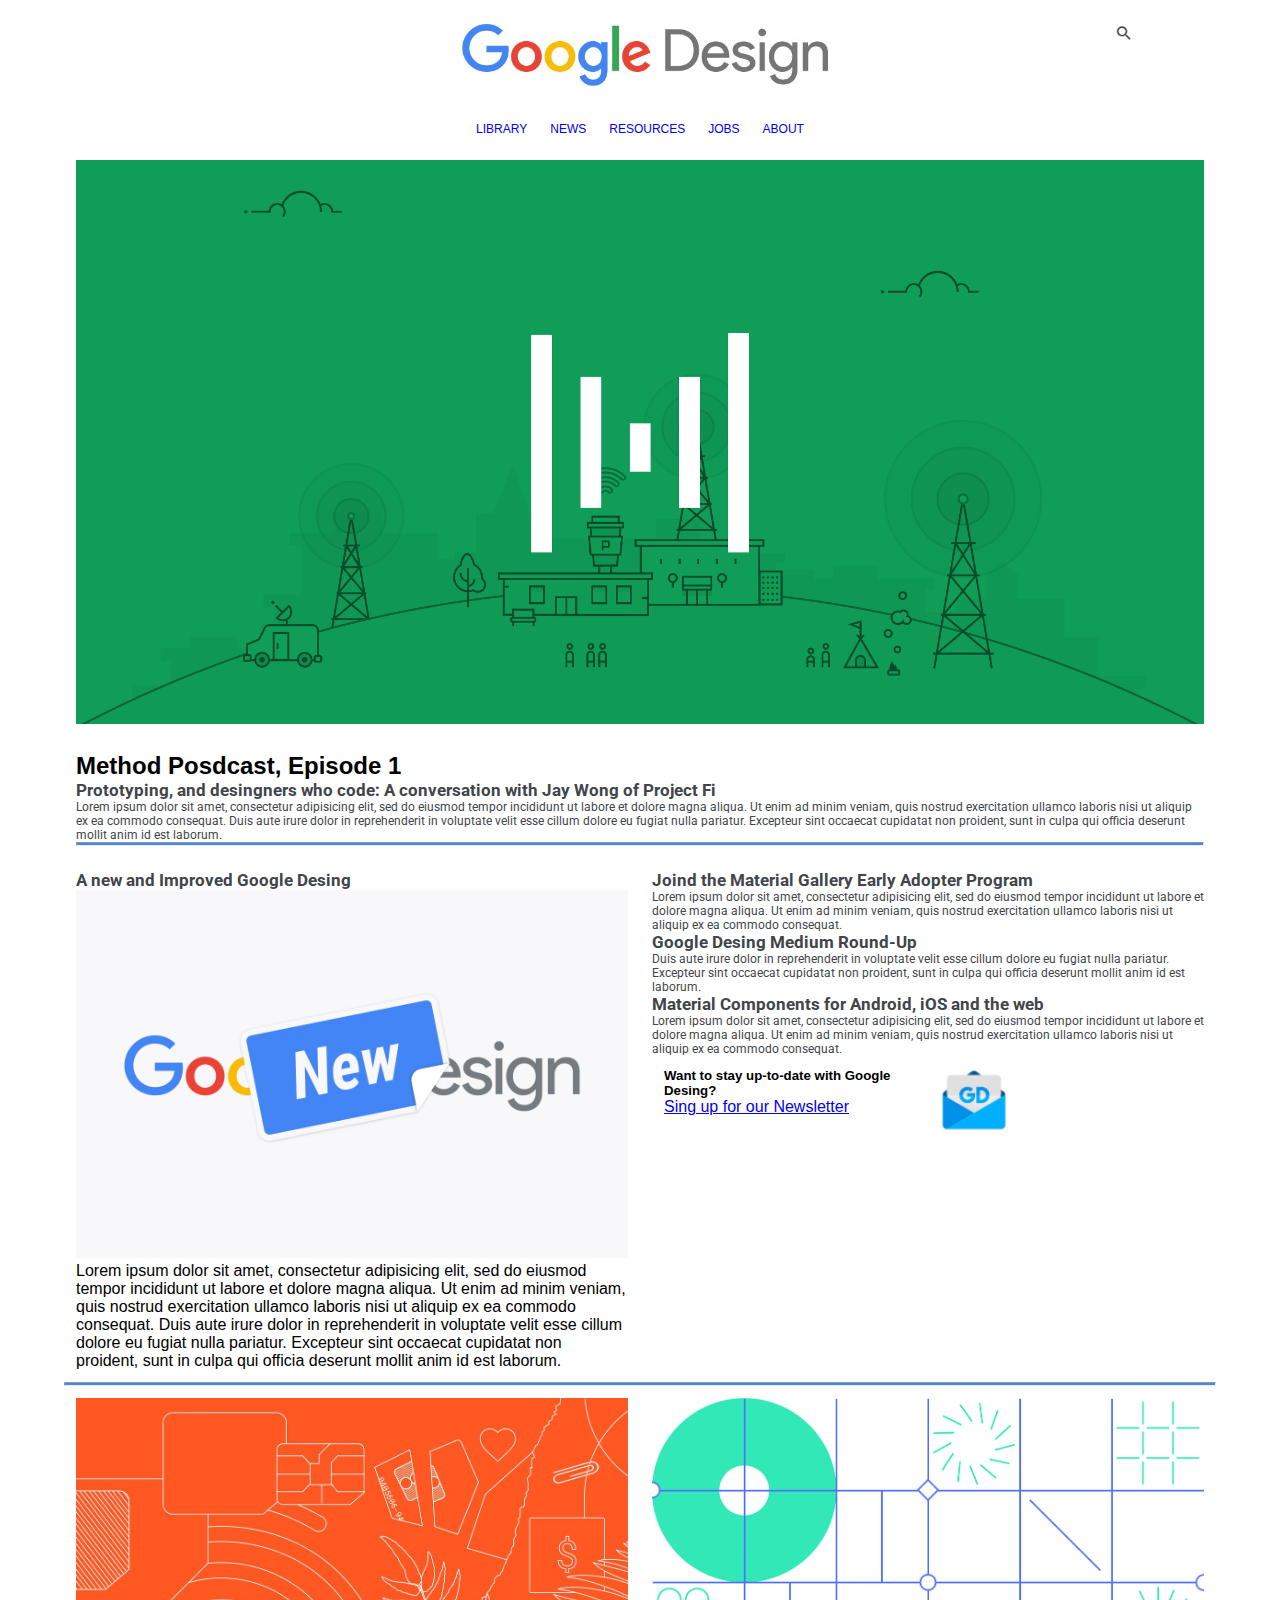
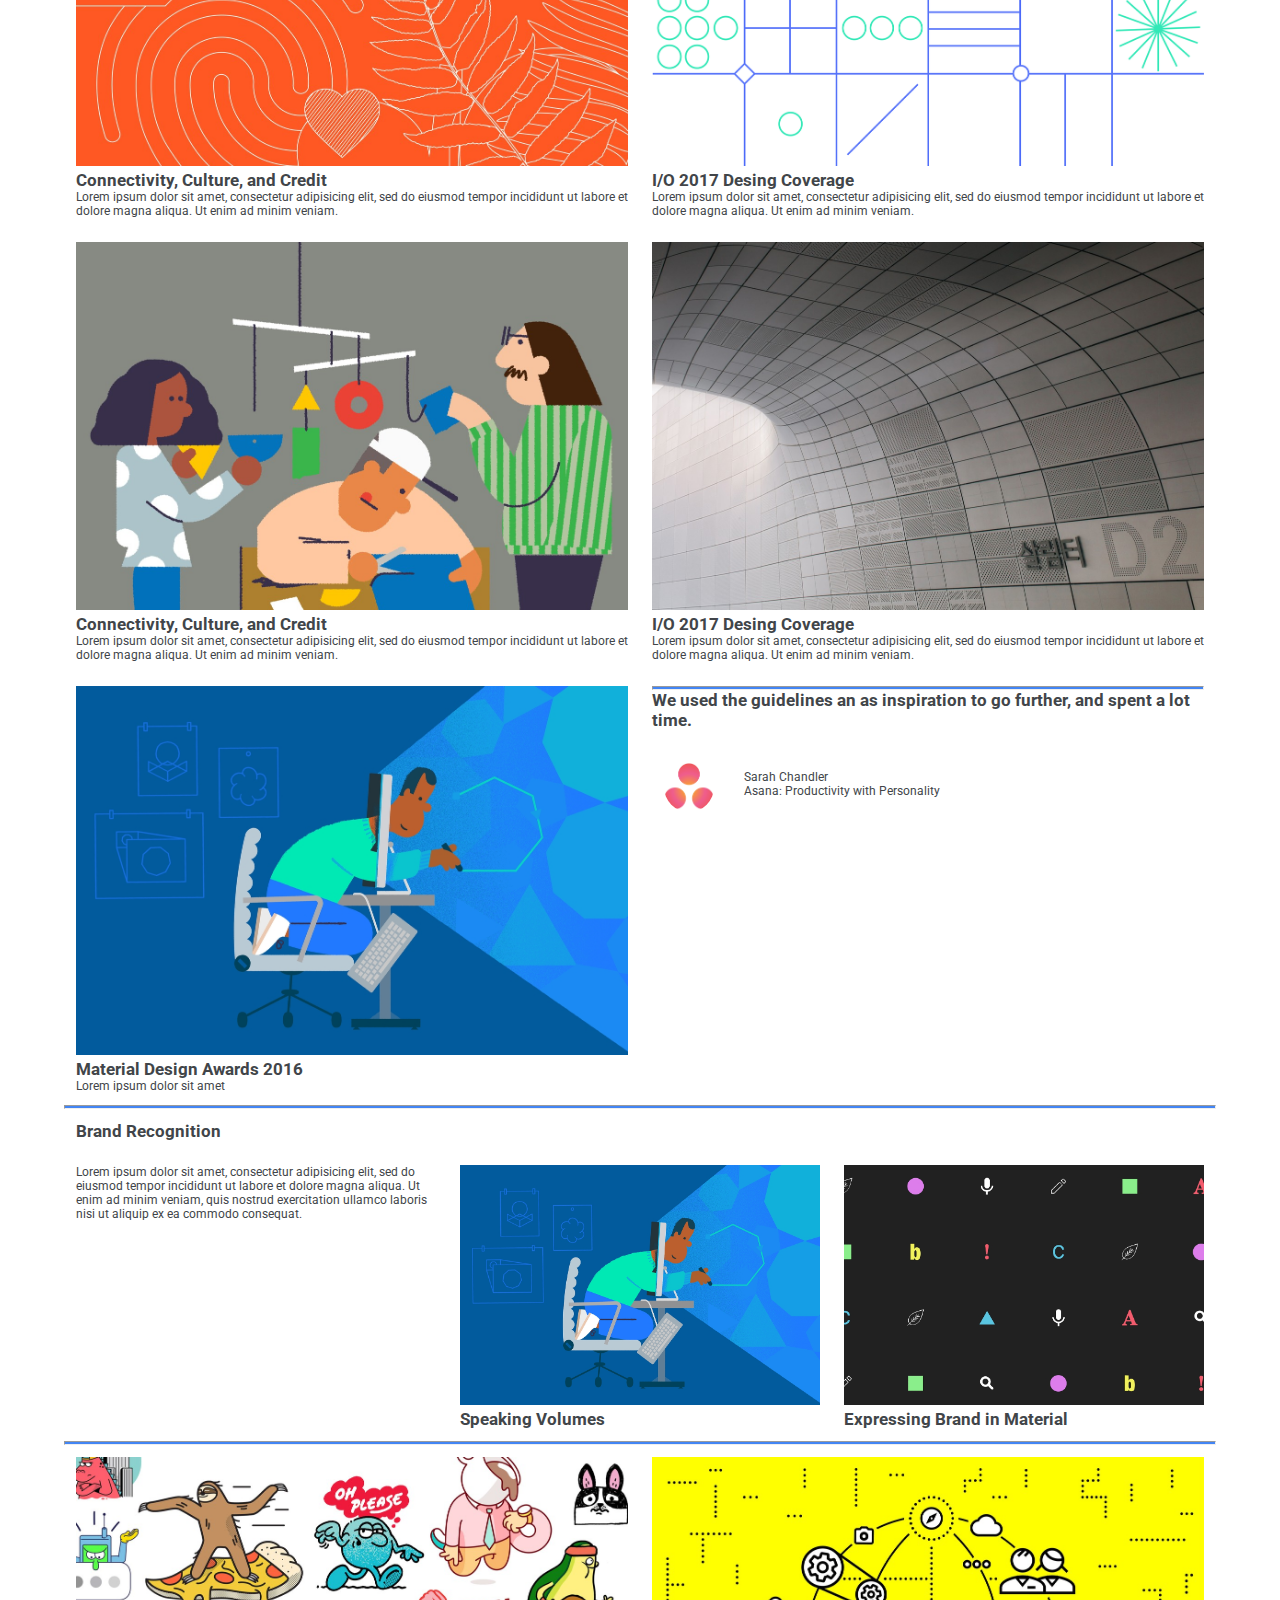
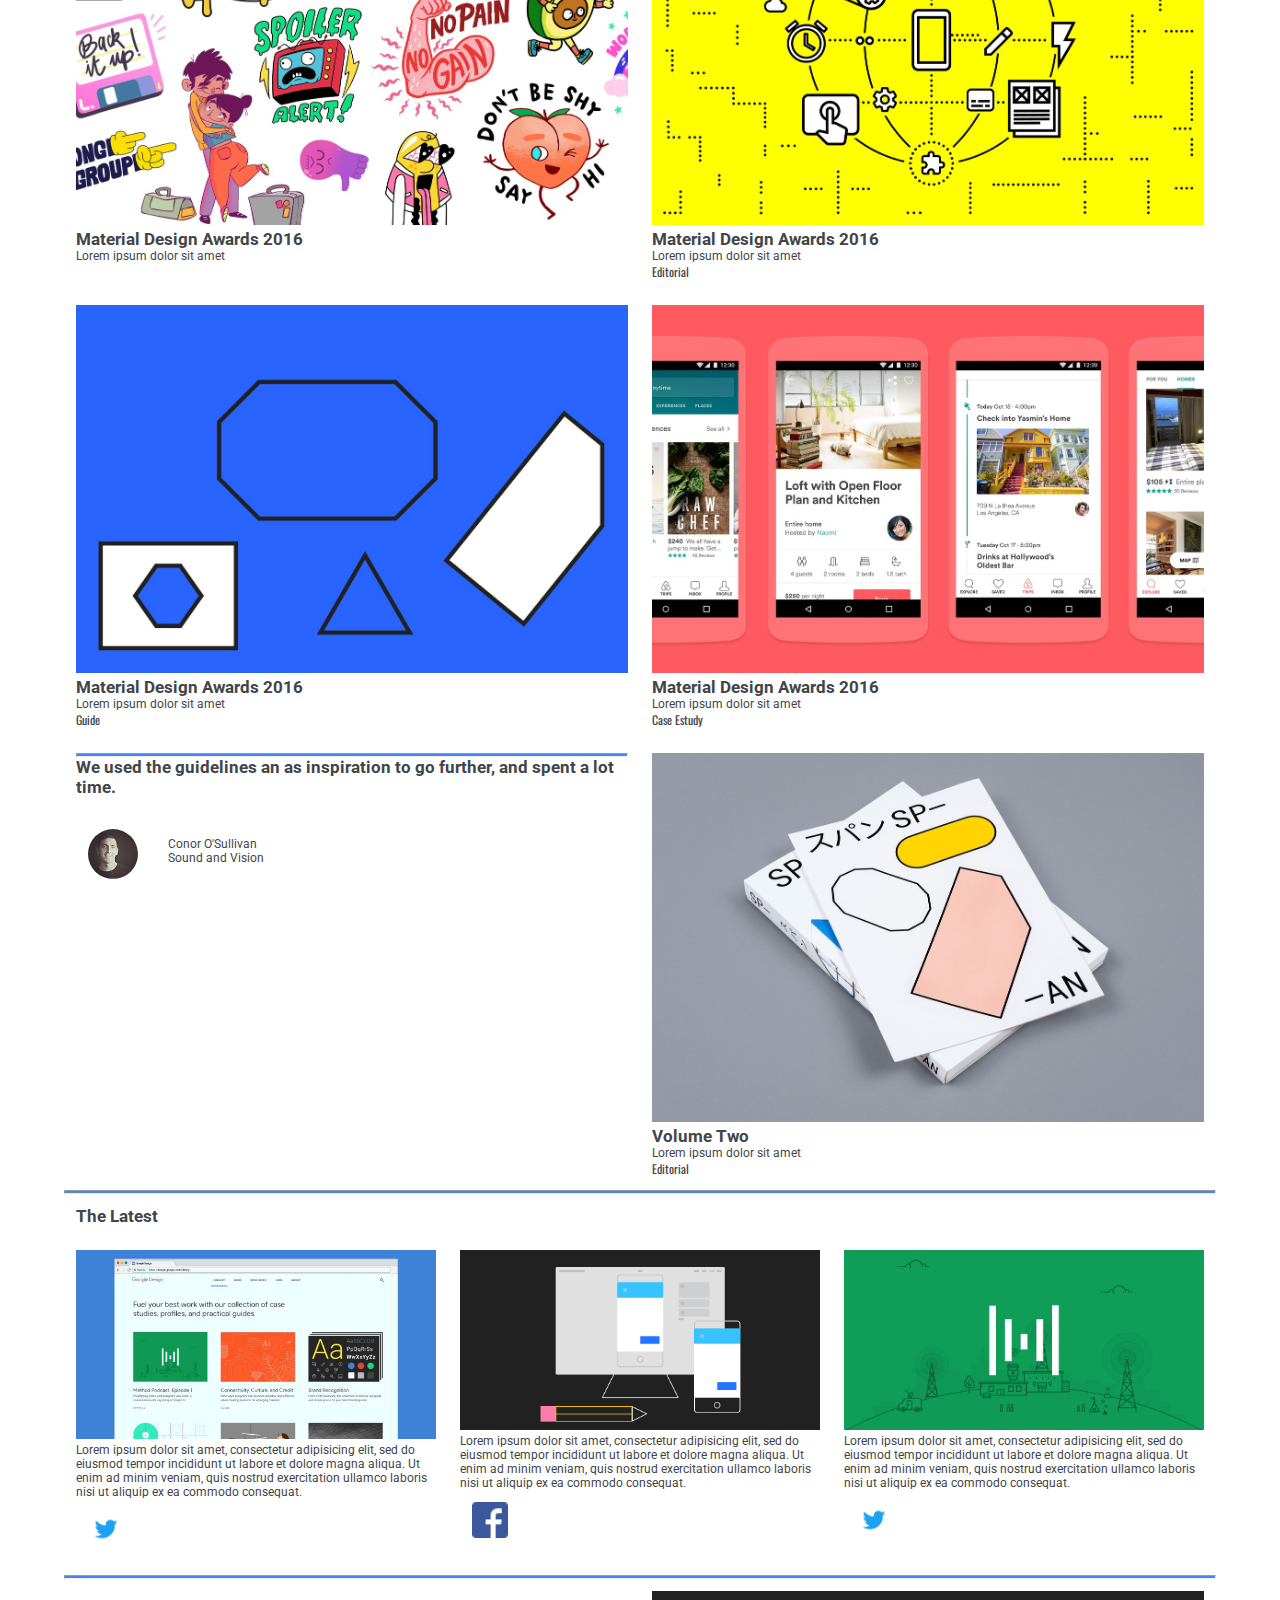
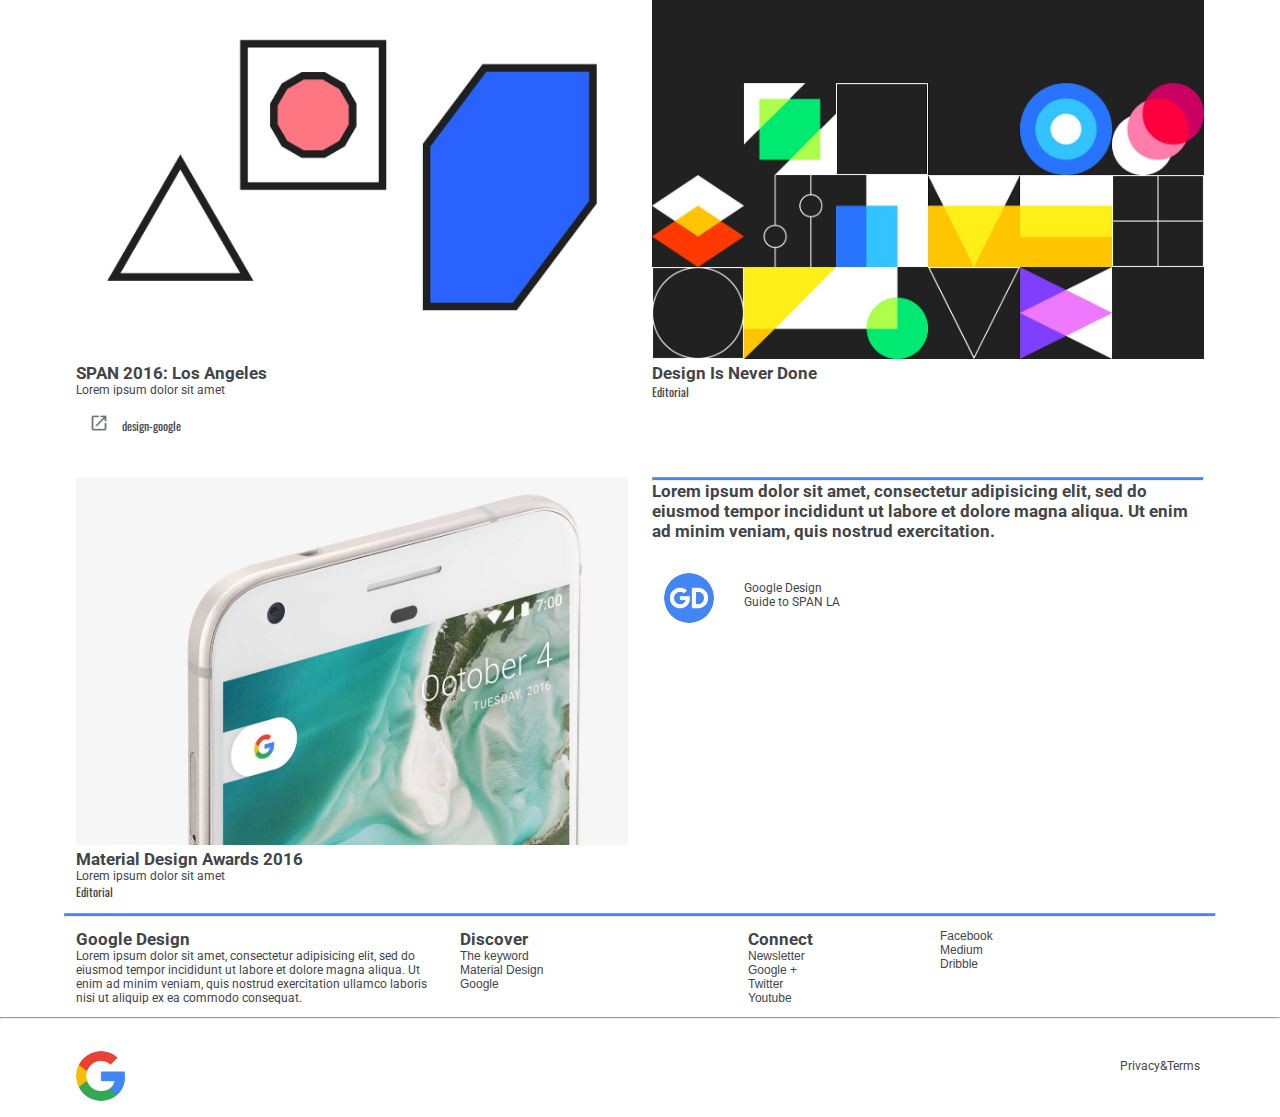
<file: index.html>
<!DOCTYPE html>
<html>
	<head>
		<title>Google Desing</title>
		<link rel="stylesheet" type="text/css" href="assets/css/style.css">
		<link href="https://fonts.googleapis.com/css?family=Roboto" rel="stylesheet">
		<link href="https://fonts.googleapis.com/css?family=Oswald|Roboto" rel="stylesheet">
	</head>
	<body>
		<section id="container-logo" class="container">
			<div class="row">
				<div class="col-10">
					<img class="col-5" src="img/logo-tall.jpg">	
				</div>
				<div class="col-2">
					<img class="col-3" src="img/search-icon.png">
				</div>
			</div>
		</section>	
		
		<section id="navbar" class="container">
			<div class="row">
				<div class="col-12">	
					<nav>
						<a href="#">LIBRARY</a>
						<a href="#">NEWS</a>
						<a href="#">RESOURCES</a>
						<a href="#">JOBS</a>
						<a href="#">ABOUT</a>
					</nav>				
				</div>
			</div>
		</section>
					
		<section class="container">
			<div class="row">
				<div class="col-12">
					<img  src="img/method-podcast.png">
				</div>
				<div id="method-podcast" class="col-12">
					<h2> Method Posdcast, Episode 1</h2> 
					<h3 class="titulo">Prototyping, and desingners who code: A conversation with Jay Wong of Project Fi</h3>
					<p class="parrafo">Lorem ipsum dolor sit amet, consectetur adipisicing elit, sed do eiusmod
					tempor incididunt ut labore et dolore magna aliqua. Ut enim ad minim veniam,
					quis nostrud exercitation ullamco laboris nisi ut aliquip ex ea commodo
					consequat. Duis aute irure dolor in reprehenderit in voluptate velit esse
					cillum dolore eu fugiat nulla pariatur. Excepteur sint occaecat cupidatat non
					proident, sunt in culpa qui officia deserunt mollit anim id est laborum.</p>
							<hr class="separator">
				</div>	
			</div>	
		</section>
		<section id="google-design" class="container">
			<div class="row">
				<div class="col-6">
					<h3 class="titulo">A new and Improved Google Desing</h3>
					<img src="img/google-desing.jpg">
					<p class="texto-p">Lorem ipsum dolor sit amet, consectetur adipisicing elit, sed do eiusmod
					tempor incididunt ut labore et dolore magna aliqua. Ut enim ad minim veniam,
					quis nostrud exercitation ullamco laboris nisi ut aliquip ex ea commodo
					consequat. Duis aute irure dolor in reprehenderit in voluptate velit esse
					cillum dolore eu fugiat nulla pariatur. Excepteur sint occaecat cupidatat non
					proident, sunt in culpa qui officia deserunt mollit anim id est laborum.</p>
				</div>
				<div class="col-6">
					<h3 class="titulo">Joind the Material Gallery Early Adopter Program</h3>
					<p class="parrafo">Lorem ipsum dolor sit amet, consectetur adipisicing elit, sed do eiusmod
					tempor incididunt ut labore et dolore magna aliqua. Ut enim ad minim veniam,
					quis nostrud exercitation ullamco laboris nisi ut aliquip ex ea commodo
					consequat.
					</p>
					<h3 class="titulo">Google Desing Medium Round-Up</h3> 
					<p class="parrafo">Duis aute irure dolor in reprehenderit in voluptate velit esse
					cillum dolore eu fugiat nulla pariatur. Excepteur sint occaecat cupidatat non
					proident, sunt in culpa qui officia deserunt mollit anim id est laborum.
					</p>
					<h3 class="titulo">Material Components for Android, iOS and the web</h3>
					<p class="parrafo">Lorem ipsum dolor sit amet, consectetur adipisicing elit, sed do eiusmod
					tempor incididunt ut labore et dolore magna aliqua. Ut enim ad minim veniam,
					quis nostrud exercitation ullamco laboris nisi ut aliquip ex ea commodo consequat. 
					</p>
					<div id="want-stay" class="row incon">
						<div class="col-6">
							<h5>Want to stay up-to-date with Google Desing?</h5>
							<a href="#">Sing up for our Newsletter</a>
						</div>	
						<div class="col-2">
							<img src="img/gdlogo.png">
						</div>
					</div>	
				</div>
			</div>
		</section>

		<section id="newsfeed" class="container">
		  <div class="row">
		  <hr class="separator">
		    <div class="col-6">
		    	<img src="img/img-naranja.jpg">
		    	<h3 class="titulo">Connectivity, Culture, and Credit</h3>
		    	<p class="parrafo">Lorem ipsum dolor sit amet, consectetur adipisicing elit, sed do eiusmod
		    	tempor incididunt ut labore et dolore magna aliqua. Ut enim ad minim veniam.</p>
		    </div>
		    <div class="col-6">
		    	<img src="img/img-cuadros.png">
		    	<h3 class="titulo">I/O 2017 Desing Coverage</h3>
		    	<p class="parrafo">Lorem ipsum dolor sit amet, consectetur adipisicing elit, sed do eiusmod
		    	tempor incididunt ut labore et dolore magna aliqua. Ut enim ad minim veniam.</p>
		    </div>
		  </div>
		    <div class="row">
		    <div class="col-6">
		    	<img src="img/img-personas.jpg">
		    	<h3 class="titulo">Connectivity, Culture, and Credit</h3>
		    	<p class="parrafo">Lorem ipsum dolor sit amet, consectetur adipisicing elit, sed do eiusmod
		    	tempor incididunt ut labore et dolore magna aliqua. Ut enim ad minim veniam.</p>
		    </div>
		    <div class="col-6">
		    	<img src="img/img-pared.jpg">
		    	<h3 class="titulo">I/O 2017 Desing Coverage</h3>
		    	<p class="parrafo">Lorem ipsum dolor sit amet, consectetur adipisicing elit, sed do eiusmod
		    	tempor incididunt ut labore et dolore magna aliqua. Ut enim ad minim veniam.</p>
		    </div>
		  </div>
		    <div class="row">
		    <div class="col-6">
		    	<img src="img/daydream.jpg">
		    	<h3 class="titulo"> Material Design Awards 2016</h4>
				<p class="parrafo">Lorem ipsum dolor sit amet</p>
		    </div>
		    <div class="col-6">
		    	<hr class="separator">	
		    	<h3 class="titulo">We used the guidelines an as inspiration to go further, and spent a lot time.</h3>
		 		<div class="row icon">
			    	<div class="col-2">
			    		<img src="img/asana.jpg">
			    	</div>
			    	<p class="p-icon">Sarah Chandler</br>Asana: Productivity with Personality</p>
		    	</div>
		    </div>
		   
		  </div>
		</section>
		<section class="container">
			<hr class="separator">	
			<div class="row">
				<div class="col-12">
					<h3 class="titulo">Brand Recognition</h3>	
				</div>

				<div class="col-4">
					<p class="parrafo">Lorem ipsum dolor sit amet, consectetur adipisicing elit, sed do eiusmod
					tempor incididunt ut labore et dolore magna aliqua. Ut enim ad minim veniam,
					quis nostrud exercitation ullamco laboris nisi ut aliquip ex ea commodo
					consequat.
					</p>
				</div>
				<div class="col-4">
					<img src="img/daydream.jpg">
					<h3 class="titulo">Speaking Volumes</h3>	
				</div>
				<div class="col-4">
					<img src="img/expressing-brand.jpg">
					<h3 class="titulo">Expressing Brand in Material</h3>	
				</div>
			</div>
		</section>

		<section class="container">
			<div class="row">
			<hr class="separator">
				<div class="col-6">
					<img src="img/sticky-conversation.jpg">
					<h3 class="titulo"> Material Design Awards 2016</h4>
					<p class="parrafo">Lorem ipsum dolor sit amet</p>
				</div>
				<div class="col-6">
					<img src="img/digital-natives.jpg">
					<h3 class="titulo"> Material Design Awards 2016</h4>
					<p class="parrafo">Lorem ipsum dolor sit amet</p>
					<span class="enlace">Editorial</span>
				</div>
			</div>
			<div class="row">
				<div class="col-6">
					<img src="img/guide-to-span.jpg">
					<h3 class="titulo"> Material Design Awards 2016</h4>
					<p class="parrafo">Lorem ipsum dolor sit amet</p>
					<span class="enlace">Guide</span>
				</div>
				<div class="col-6">
					<img src="img/airbnb.jpg">
					<h3 class="titulo"> Material Design Awards 2016</h4>
					<p class="parrafo">Lorem ipsum dolor sit amet</p>
					<span class="enlace">Case Estudy</span>
				</div>
			</div>
		</section>
		<section class="container">
			<div class="row">
				<div class="col-6">
				<hr class="separator">
					<h3 class="titulo">We used the guidelines an as inspiration to go further, and spent a lot time.</h3>	
					<div class="row icon">
				    	<div class="col-2">
				    		<img src="img/conor-o-sullivan.png">
				    	</div>
				    	<p class="p-icon">Conor O'Sullivan</br>Sound and Vision</p>
			    	</div>
				</div>
				<div class="col-6">
					<img src="img/volume-two.jpg">
					<h3 class="titulo">Volume Two</h4>
					<p class="parrafo">Lorem ipsum dolor sit amet</p>
					<span class="enlace">Editorial</span>
				</div>
			</div>
		</section>
		
		<section class="container">
			<div class="row">
			<hr class="separator">
			<div class="col-12">
				<h3 class="titulo">The Latest</h3>	
			</div>
				<div class="col-4">
					<img src="img/design-google.jpg">
					<p class="parrafo">Lorem ipsum dolor sit amet, consectetur adipisicing elit, sed do eiusmod
					tempor incididunt ut labore et dolore magna aliqua. Ut enim ad minim veniam,
					quis nostrud exercitation ullamco laboris nisi ut aliquip ex ea commodo consequat.
					</p>
					<div class="col-2">
					<i><img src="img/twitter.jpg"></i>
					</div>
				</div>
				<div class="col-4">
					<img src="img/gallery-present.png">
					<p class="parrafo">Lorem ipsum dolor sit amet, consectetur adipisicing elit, sed do eiusmod
					tempor incididunt ut labore et dolore magna aliqua. Ut enim ad minim veniam,
					quis nostrud exercitation ullamco laboris nisi ut aliquip ex ea commodo consequat.
					</p>	
					<div class="col-2">
					<i><img src="img/fb.png"></i>
					</div>
				</div>
				<div class="col-4">
					<img src="img/method-podcast.png">
					<p class="parrafo">Lorem ipsum dolor sit amet, consectetur adipisicing elit, sed do eiusmod
					tempor incididunt ut labore et dolore magna aliqua. Ut enim ad minim veniam,
					quis nostrud exercitation ullamco laboris nisi ut aliquip ex ea commodo consequat.
					</p>
					<div class="col-2">
					<i><img src="img/twitter.jpg"></i>
					</div>
				</div>
			</div>
		</section>
		
		<section class="container">
			<div class="row">
			<hr class="separator">
				<div class="col-6">
					<img src="img/span-la.jpg">
					<h3 class="titulo"> SPAN 2016: Los Angeles</h4>
					<p class="parrafo">Lorem ipsum dolor sit amet</p>
					<div class="row">
						<div class="col-1">
							<i><img src="img/icon-redirection.png"></i>
						</div>
						<div class="top">
							<span class="enlace">design-google</span>	
						</div>

					</div>
				</div>
				<div class="col-6">
					<img src="img/design-is-never.jpg">
					<h3 class="titulo"> Design Is Never Done</h4>
					<span class="enlace">Editorial</span>
				</div>
			</div>
		</section>

		<section class="container">
			<div class="row">
				<div class="col-6">
					<img src="img/sound-and-vision.jpg">
					<h3 class="titulo"> Material Design Awards 2016</h4>
					<p class="parrafo">Lorem ipsum dolor sit amet</p>
					<span class="enlace">Editorial</span>
				</div>
				
				<div class="col-6">
				<hr class="separator">
					<h3 class="titulo">Lorem ipsum dolor sit amet, consectetur adipisicing elit, sed do eiusmod
					tempor incididunt ut labore et dolore magna aliqua. Ut enim ad minim veniam,
					quis nostrud exercitation.</h3>
					<div class="row icon">
				    	<div class="col-2 ">
				    		<img src="img/GD17.png">
				    	</div>
				    	<p class="p-icon">Google Design</br>Guide to SPAN LA</p>
			    	</div>
				</div>
			</div>
		</section>
		
		<section id="connect" class="container">
			<div class="row">
			<hr class="separator">
				<div class="col-4">
					<h3 class="titulo">Google Design</h3>
					<p class="parrafo">Lorem ipsum dolor sit amet, consectetur adipisicing elit, sed do eiusmod
					tempor incididunt ut labore et dolore magna aliqua. Ut enim ad minim veniam,
					quis nostrud exercitation ullamco laboris nisi ut aliquip ex ea commodo
					consequat.
					</p>
				</div>
				<div class="col-3">
					<h3 class="titulo">Discover</h3>
					<ul>
						<li>The keyword</li>
						<li>Material Design</li>
						<li>Google</li>
					</ul>
				</div>
				<div class="row">
					<div class="col-2">
						<h3 class="titulo">Connect</h3>
						<ul>
							<li>Newsletter</li>
							<li>Google +</li>
							<li>Twitter</li>
							<li>Youtube</li>
						</ul>
					</div>
					<div class="col-2">
						<ul>
							<li>Facebook</li>
							<li>Medium</li>
							<li>Dribble</li>
						</ul>
					</div>
				</div>
			</div>
		</section>
		
		<hr>
		<footer class="container">
			<div class="row icon">
				<div class="col-2">
					<img src="img/google-g.jpg">
				</div>
				<div class="col-9"></div>
				<div class="top">
					<p class="parrafo">Privacy&Terms</p>
				</div>
			</div>
		</footer>
	</body>
</html>
</file>
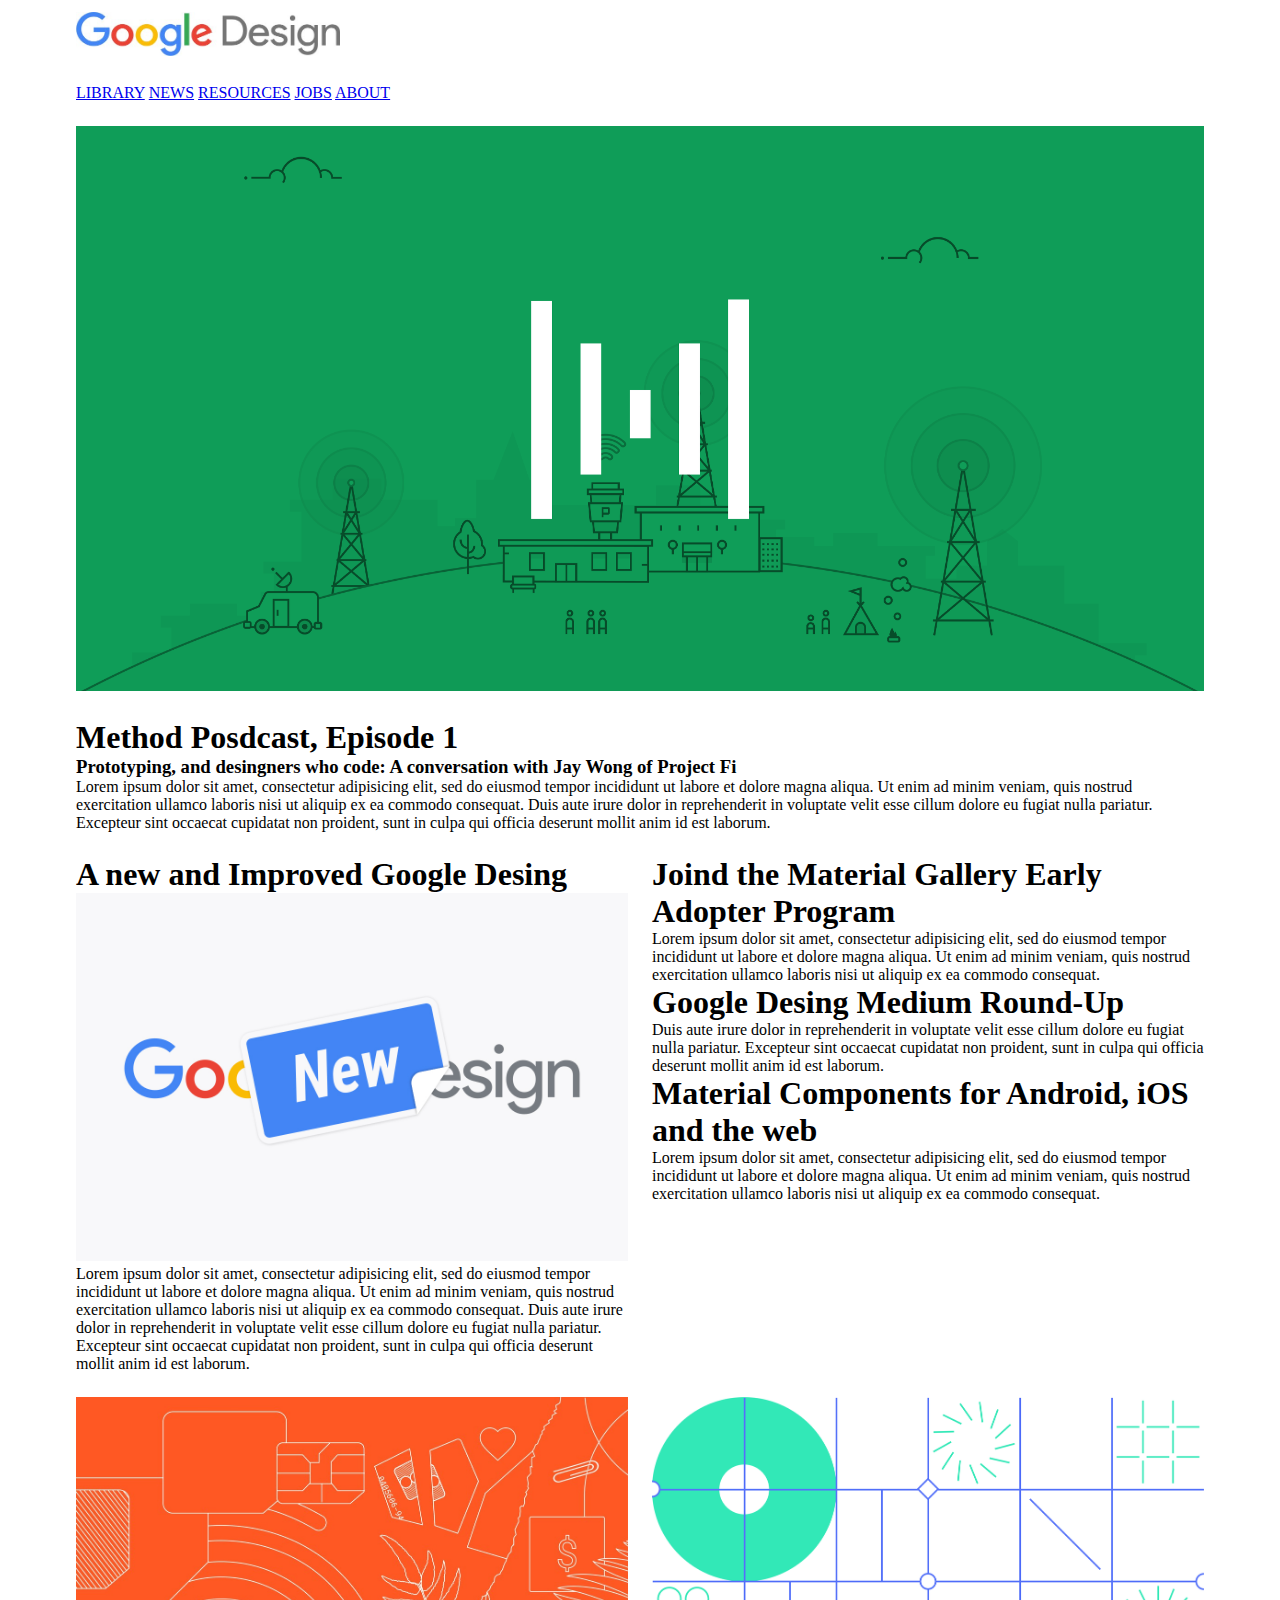
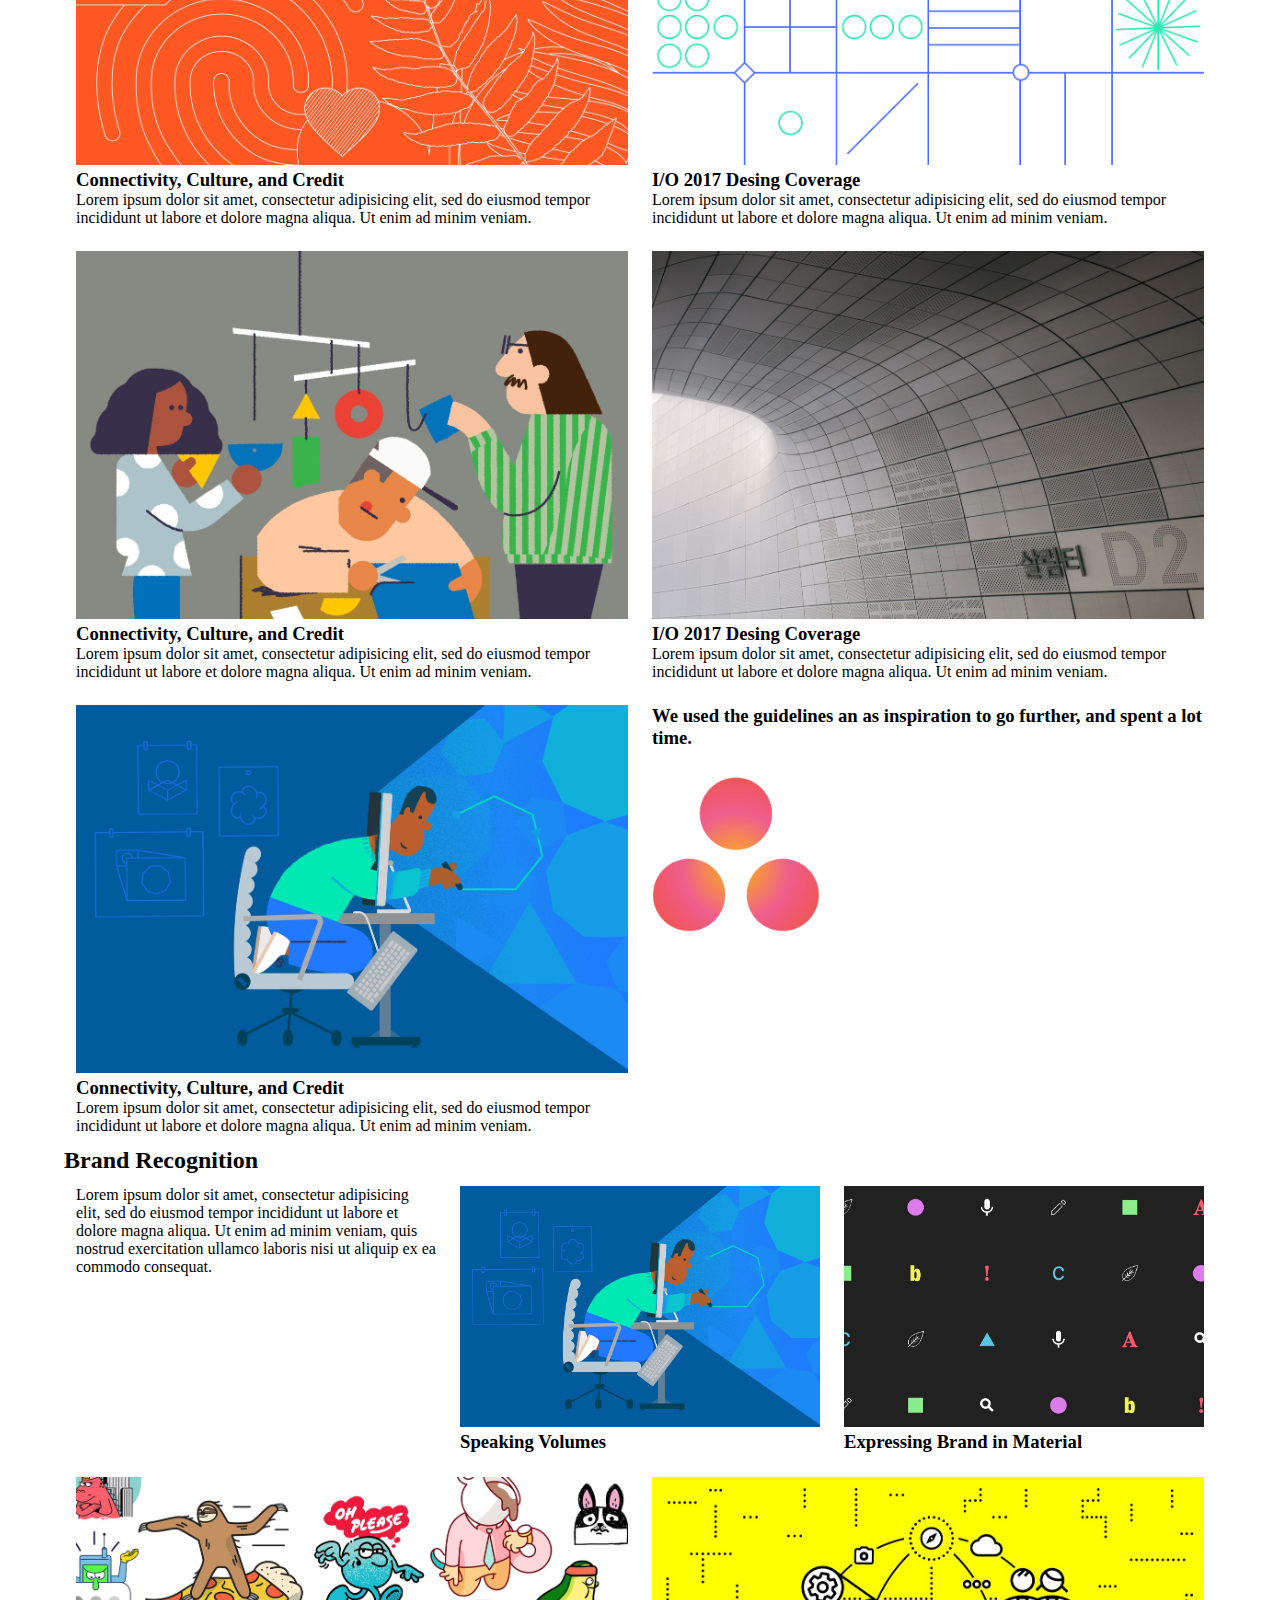
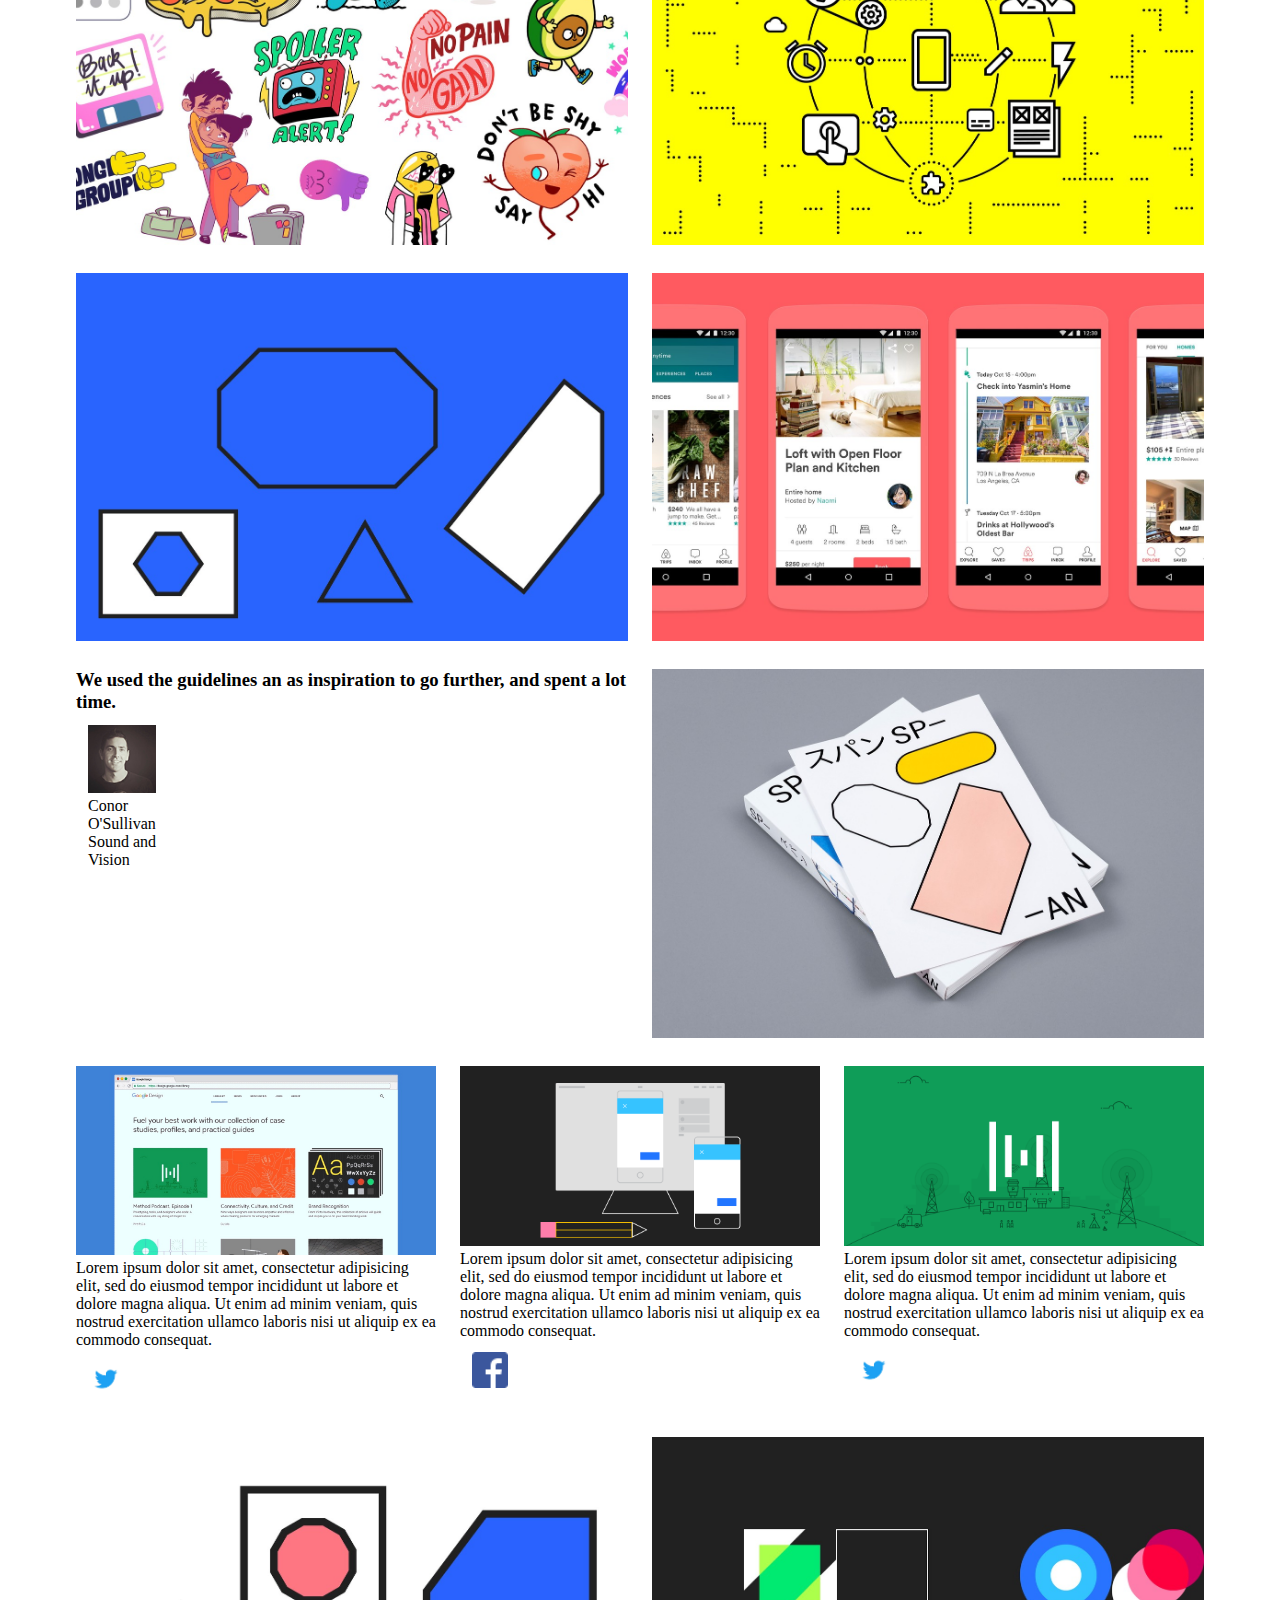
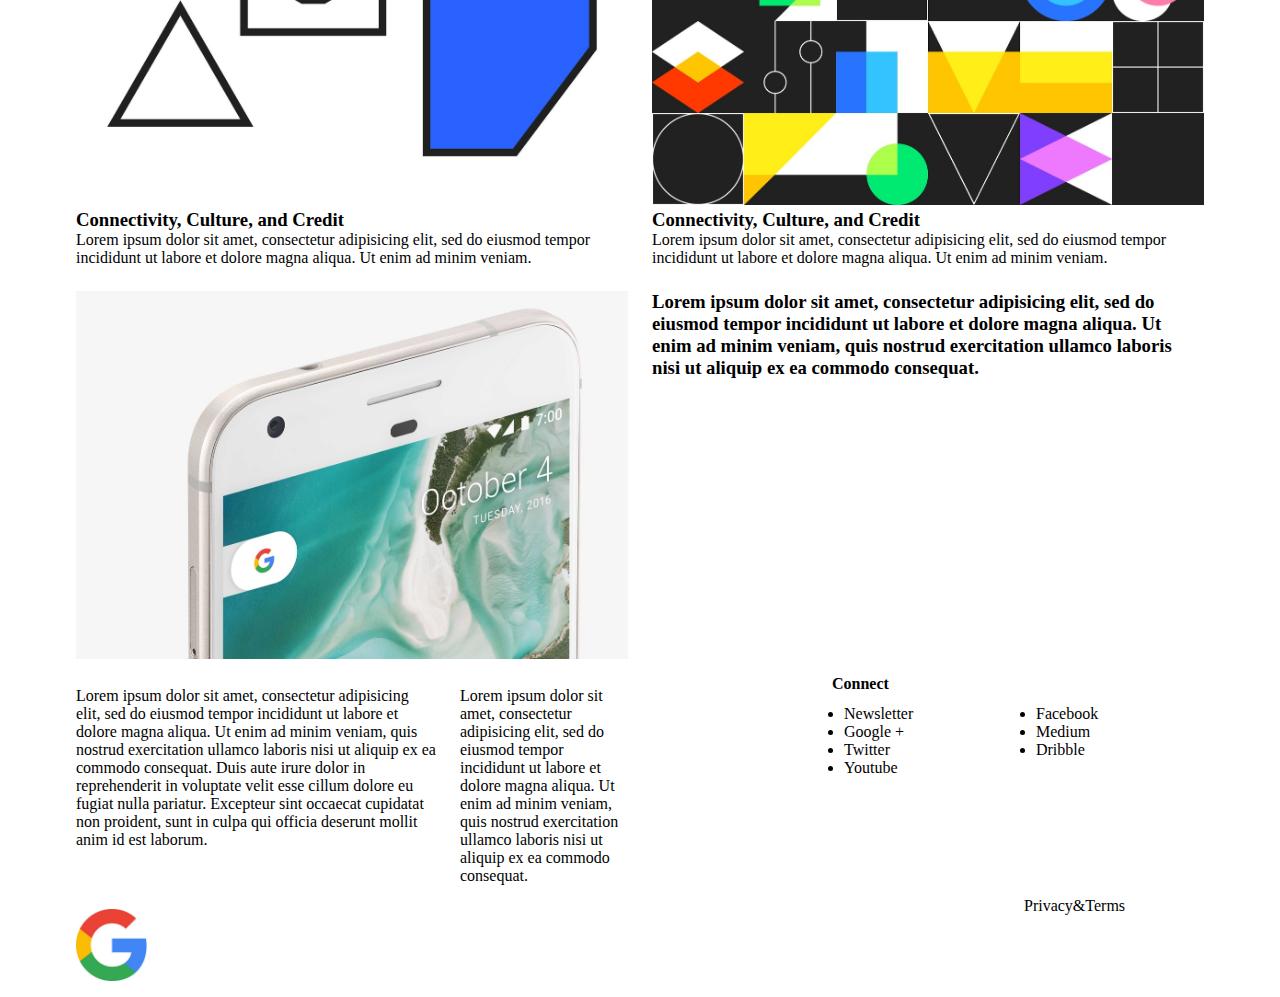
<file: img/Google Desing.html>
<!DOCTYPE html>
<!-- saved from url=(0058)file:///C:/Users/Alumna26/Desktop/google-desing/index.html -->
<html><head><meta http-equiv="Content-Type" content="text/html; charset=windows-1252">
		<title>Google Desing</title>
		<link rel="stylesheet" type="text/css" href="./Google Desing_files/style.css">
	</head>
	<body>
		<div class="container">
			<div class="row">
				<div class="col-3">
					<img src="./Google Desing_files/logo-tall.jpg">	
				</div>
			</div>
		</div>	
		<div class="container">
			<div class="row">
				<div class="col-6">	
					<nav>
						<a href="file:///C:/Users/Alumna26/Desktop/google-desing/index.html#">LIBRARY</a>
						<a href="file:///C:/Users/Alumna26/Desktop/google-desing/index.html#">NEWS</a>
						<a href="file:///C:/Users/Alumna26/Desktop/google-desing/index.html#">RESOURCES</a>
						<a href="file:///C:/Users/Alumna26/Desktop/google-desing/index.html#">JOBS</a>
						<a href="file:///C:/Users/Alumna26/Desktop/google-desing/index.html#">ABOUT</a>
					</nav>				
				</div>
			</div>
		</div>
					
			

			

		<section id="method-podcast" class="container">
			<div class="row">
				<div class="col-12">
					<img src="./Google Desing_files/method-podcast.png">
				</div>
				<div class="col-12">
					<h1>Method Posdcast, Episode 1</h1>
					<h3>Prototyping, and desingners who code: A conversation with Jay Wong of Project Fi</h3>
					<p>Lorem ipsum dolor sit amet, consectetur adipisicing elit, sed do eiusmod
					tempor incididunt ut labore et dolore magna aliqua. Ut enim ad minim veniam,
					quis nostrud exercitation ullamco laboris nisi ut aliquip ex ea commodo
					consequat. Duis aute irure dolor in reprehenderit in voluptate velit esse
					cillum dolore eu fugiat nulla pariatur. Excepteur sint occaecat cupidatat non
					proident, sunt in culpa qui officia deserunt mollit anim id est laborum.</p>
				</div>	
			</div>	
		</section>
		<div class="container">
			<div class="row">
				<div class="col-6">
					<h1>A new and Improved Google Desing</h1>
					<img src="./Google Desing_files/google-desing.jpg">
					<p>Lorem ipsum dolor sit amet, consectetur adipisicing elit, sed do eiusmod
					tempor incididunt ut labore et dolore magna aliqua. Ut enim ad minim veniam,
					quis nostrud exercitation ullamco laboris nisi ut aliquip ex ea commodo
					consequat. Duis aute irure dolor in reprehenderit in voluptate velit esse
					cillum dolore eu fugiat nulla pariatur. Excepteur sint occaecat cupidatat non
					proident, sunt in culpa qui officia deserunt mollit anim id est laborum.</p>
				</div>
				<div class="col-6">
					<h1>Joind the Material Gallery Early Adopter Program</h1>
					<p>Lorem ipsum dolor sit amet, consectetur adipisicing elit, sed do eiusmod
					tempor incididunt ut labore et dolore magna aliqua. Ut enim ad minim veniam,
					quis nostrud exercitation ullamco laboris nisi ut aliquip ex ea commodo
					consequat.
					</p>
					<h1>Google Desing Medium Round-Up</h1> 
					<p>Duis aute irure dolor in reprehenderit in voluptate velit esse
					cillum dolore eu fugiat nulla pariatur. Excepteur sint occaecat cupidatat non
					proident, sunt in culpa qui officia deserunt mollit anim id est laborum.
					</p>
					<h1>Material Components for Android, iOS and the web</h1>
					<p>Lorem ipsum dolor sit amet, consectetur adipisicing elit, sed do eiusmod
					tempor incididunt ut labore et dolore magna aliqua. Ut enim ad minim veniam,
					quis nostrud exercitation ullamco laboris nisi ut aliquip ex ea commodo consequat. 
					</p>
				</div>
			</div>
		</div>
		<section id="newsfeed" class="container">
		  <div class="row">
		    <div class="col-6">
		    	<img src="./Google Desing_files/img-naranja.jpg">
		    	<h3>Connectivity, Culture, and Credit</h3>
		    	<p>Lorem ipsum dolor sit amet, consectetur adipisicing elit, sed do eiusmod
		    	tempor incididunt ut labore et dolore magna aliqua. Ut enim ad minim veniam.</p>
		    </div>
		    <div class="col-6">
		    	<img src="./Google Desing_files/img-cuadros.png">
		    	<h3>I/O 2017 Desing Coverage</h3>
		    	<p>Lorem ipsum dolor sit amet, consectetur adipisicing elit, sed do eiusmod
		    	tempor incididunt ut labore et dolore magna aliqua. Ut enim ad minim veniam.</p>
		    </div>
		  </div>
		    <div class="row">
		    <div class="col-6">
		    	<img src="./Google Desing_files/img-personas.jpg">
		    	<h3>Connectivity, Culture, and Credit</h3>
		    	<p>Lorem ipsum dolor sit amet, consectetur adipisicing elit, sed do eiusmod
		    	tempor incididunt ut labore et dolore magna aliqua. Ut enim ad minim veniam.</p>
		    </div>
		    <div class="col-6">
		    	<img src="./Google Desing_files/img-pared.jpg">
		    	<h3>I/O 2017 Desing Coverage</h3>
		    	<p>Lorem ipsum dolor sit amet, consectetur adipisicing elit, sed do eiusmod
		    	tempor incididunt ut labore et dolore magna aliqua. Ut enim ad minim veniam.</p>
		    </div>
		  </div>
		    <div class="row">
		    <div class="col-6">
		    	<img src="./Google Desing_files/daydream.jpg">
		    	<h3>Connectivity, Culture, and Credit</h3>
		    	<p>Lorem ipsum dolor sit amet, consectetur adipisicing elit, sed do eiusmod
		    	tempor incididunt ut labore et dolore magna aliqua. Ut enim ad minim veniam.</p>
		    </div>
		    <div class="col-6">
		    	<h3>We used the guidelines an as inspiration to go further, and spent a lot time.</h3>
		    </div>
		    <div class="col-2">
		    	<img src="./Google Desing_files/asana.jpg">
		    </div>
		  </div>
		</section>
		<section class="container">
			<div class="row">
				<h2>Brand Recognition</h2>
				<div class="col-4">
					<p>Lorem ipsum dolor sit amet, consectetur adipisicing elit, sed do eiusmod
					tempor incididunt ut labore et dolore magna aliqua. Ut enim ad minim veniam,
					quis nostrud exercitation ullamco laboris nisi ut aliquip ex ea commodo
					consequat.
					</p>
				</div>
				<div class="col-4">
					<img src="./Google Desing_files/daydream.jpg">
					<h3>Speaking Volumes</h3>	
				</div>
				<div class="col-4">
					<img src="./Google Desing_files/expressing-brand.jpg">
					<h3>Expressing Brand in Material</h3>	
				</div>
			</div>
		</section>
		<section class="container">
			<div class="row">
				<div class="col-6">
					<img src="./Google Desing_files/sticky-conversation.jpg">
				</div>
				<div class="col-6">
					<img src="./Google Desing_files/digital-natives.jpg">
				</div>
			</div>
			<div class="row">
				<div class="col-6">
					<img src="./Google Desing_files/guide-to-span.jpg">
				</div>
				<div class="col-6">
					<img src="./Google Desing_files/airbnb.jpg">
				</div>
			</div>
		</section>
		<section class="container">
			<div class="row">
				<div class="col-6">
					<h3>We used the guidelines an as inspiration to go further, and spent a lot time.</h3>
				<div class="col-2">
					<img src="./Google Desing_files/conor-o-sullivan.png">
					<p>Conor O'Sullivan Sound and Vision</p>
				</div>
				</div>
				<div class="col-6">
					<img src="./Google Desing_files/volume-two.jpg">
				</div>
			</div>
		</section>
		<section class="container">
			<div class="row">
				<div class="col-4">
					<img src="./Google Desing_files/design-google.jpg">
					<p>Lorem ipsum dolor sit amet, consectetur adipisicing elit, sed do eiusmod
					tempor incididunt ut labore et dolore magna aliqua. Ut enim ad minim veniam,
					quis nostrud exercitation ullamco laboris nisi ut aliquip ex ea commodo consequat.
					</p>
					<div class="col-2">
					<i><img src="./Google Desing_files/twitter.jpg"></i>
					</div>
				</div>
				<div class="col-4">
					<img src="./Google Desing_files/gallery-present.png">
					<p>Lorem ipsum dolor sit amet, consectetur adipisicing elit, sed do eiusmod
					tempor incididunt ut labore et dolore magna aliqua. Ut enim ad minim veniam,
					quis nostrud exercitation ullamco laboris nisi ut aliquip ex ea commodo consequat.
					</p>	
					<div class="col-2">
					<i><img src="./Google Desing_files/fb.png"></i>
					</div>
				</div>
				<div class="col-4">
					<img src="./Google Desing_files/method-podcast.png">
					<p>Lorem ipsum dolor sit amet, consectetur adipisicing elit, sed do eiusmod
					tempor incididunt ut labore et dolore magna aliqua. Ut enim ad minim veniam,
					quis nostrud exercitation ullamco laboris nisi ut aliquip ex ea commodo consequat.
					</p>
					<div class="col-2">
					<i><img src="./Google Desing_files/twitter.jpg"></i>
					</div>
				</div>
			</div>
		</section>
		<section class="container">
			<div class="row">
				<div class="col-6">
					<img src="./Google Desing_files/span-la.jpg">
					<h3>Connectivity, Culture, and Credit</h3>
		    		<p>Lorem ipsum dolor sit amet, consectetur adipisicing elit, sed do eiusmod
		    		tempor incididunt ut labore et dolore magna aliqua. Ut enim ad minim veniam.</p>
				</div>
				<div class="col-6">
					<img src="./Google Desing_files/design-is-never.jpg">
					<h3>Connectivity, Culture, and Credit</h3>
		    		<p>Lorem ipsum dolor sit amet, consectetur adipisicing elit, sed do eiusmod
		    		tempor incididunt ut labore et dolore magna aliqua. Ut enim ad minim veniam.</p>
				</div>
			</div>
		</section>
		<section class="container">
			<div class="row">
				<div class="col-6">
					<img src="./Google Desing_files/sound-and-vision.jpg">
				</div>
				<div class="col-6">
					<h3>Lorem ipsum dolor sit amet, consectetur adipisicing elit, sed do eiusmod
					tempor incididunt ut labore et dolore magna aliqua. Ut enim ad minim veniam,
					quis nostrud exercitation ullamco laboris nisi ut aliquip ex ea commodo
					consequat.</h3>
				</div>
			</div>
		</section>
		<section class="container">
			<div class="row">
				<div class="col-4">
					<p>Lorem ipsum dolor sit amet, consectetur adipisicing elit, sed do eiusmod
					tempor incididunt ut labore et dolore magna aliqua. Ut enim ad minim veniam,
					quis nostrud exercitation ullamco laboris nisi ut aliquip ex ea commodo
					consequat. Duis aute irure dolor in reprehenderit in voluptate velit esse
					cillum dolore eu fugiat nulla pariatur. Excepteur sint occaecat cupidatat non
					proident, sunt in culpa qui officia deserunt mollit anim id est laborum.
					</p>
				</div>
				<div class="col-2">
					<p>Lorem ipsum dolor sit amet, consectetur adipisicing elit, sed do eiusmod
					tempor incididunt ut labore et dolore magna aliqua. Ut enim ad minim veniam,
					quis nostrud exercitation ullamco laboris nisi ut aliquip ex ea commodo
					consequat.
					</p>
				</div>
				<div class="col-2"></div>
				<div class="row">
					<h4>Connect</h4>
					<div class="col-2">
						<ul>
							<li>Newsletter</li>
							<li>Google +</li>
							<li>Twitter</li>
							<li>Youtube</li>
						</ul>
					</div>
					<div class="col-2">
						<ul>
							<li>Facebook</li>
							<li>Medium</li>
							<li>Dribble</li>
						</ul>
					</div>
				</div>
			</div>
		</section>
		<footer class="container">
			<div class="row">
				<div class="col-1">
					<img src="./Google Desing_files/google-g.jpg">
				</div>
				<div class="col-9"></div>
				<div>
					<span>Privacy&amp;Terms</span>
				</div>
			</div>
		</footer>
	
</body></html>
</file>
<file: assets/css/style.css>
* {
  box-sizing: border-box;
  margin: 0;
  padding: 0;
  font-family: 'Poppins', sans-serif; }

.container {
  width: 90%;
  max-width: 1200px;
  margin: 0px auto; }

img {
  width: 100%; }

.templateRow, .row:before, .row:after {
  content: " ";
  display: table; }

.row:after {
  clear: both; }

[class*="col-"] {
  min-height: 7px;
  padding: 12px;
  float: left; }

.col-1 {
  width: 8.33333%; }

.col-2 {
  width: 16.66667%; }

.col-3 {
  width: 25%; }

.col-4 {
  width: 33.33333%; }

.col-5 {
  width: 41.66667%; }

.col-6 {
  width: 50%; }

.col-7 {
  width: 58.33333%; }

.col-8 {
  width: 66.66667%; }

.col-9 {
  width: 75%; }

.col-10 {
  width: 83.33333%; }

.col-11 {
  width: 91.66667%; }

.col-12 {
  width: 100%; }

.parrafo, nav, #connect ul {
  font-family: 'Roboto', sans-serif;
  font-size: 12px;
  color: #414549; }

.titulo {
  font-family: 'Roboto', sans-serif;
  font-size: 17px;
  color: #414549; }

.enlace {
  font-family: 'Oswald', sans-serif;
  font-size: 12px;
  color: #414549;
  margin-top: 20%; }

.p-icon {
  font-family: 'Roboto', sans-serif;
  font-size: 12px;
  color: #414549;
  padding-top: 20px; }

nav {
  text-align: center; }
  nav a {
    padding: 10px;
    text-decoration: none; }

.separator {
  width: 100%;
  height: 4px;
  background: #4285f4; }

#container-logo img {
  margin-left: 40%; }

#connect ul {
  list-style: none; }

.icon {
  width: 100%;
  padding-top: 20px; }
  .icon img {
    border-radius: 50%;
    width: 50px; }

.top {
  padding-top: 20px; }

/*# sourceMappingURL=style.css.map */
</file>
<file: img/Google Desing_files/style.css>
* {
  box-sizing: border-box;
  margin: 0;
  padding: 0; }

.container {
  width: 90%;
  max-width: 1200px;
  margin: 0px auto; }

img {
  width: 100%; }

.templateRow, .row:before, .row:after {
  content: " ";
  display: table; }

.row:after {
  clear: both; }

[class*="col-"] {
  min-height: 7px;
  padding: 12px;
  float: left; }

.col-1 {
  width: 8.33333%; }

.col-2 {
  width: 16.66667%; }

.col-3 {
  width: 25%; }

.col-4 {
  width: 33.33333%; }

.col-5 {
  width: 41.66667%; }

.col-6 {
  width: 50%; }

.col-7 {
  width: 58.33333%; }

.col-8 {
  width: 66.66667%; }

.col-9 {
  width: 75%; }

.col-10 {
  width: 83.33333%; }

.col-11 {
  width: 91.66667%; }

.col-12 {
  width: 100%; }

/*# sourceMappingURL=style.css.map */
</file>
